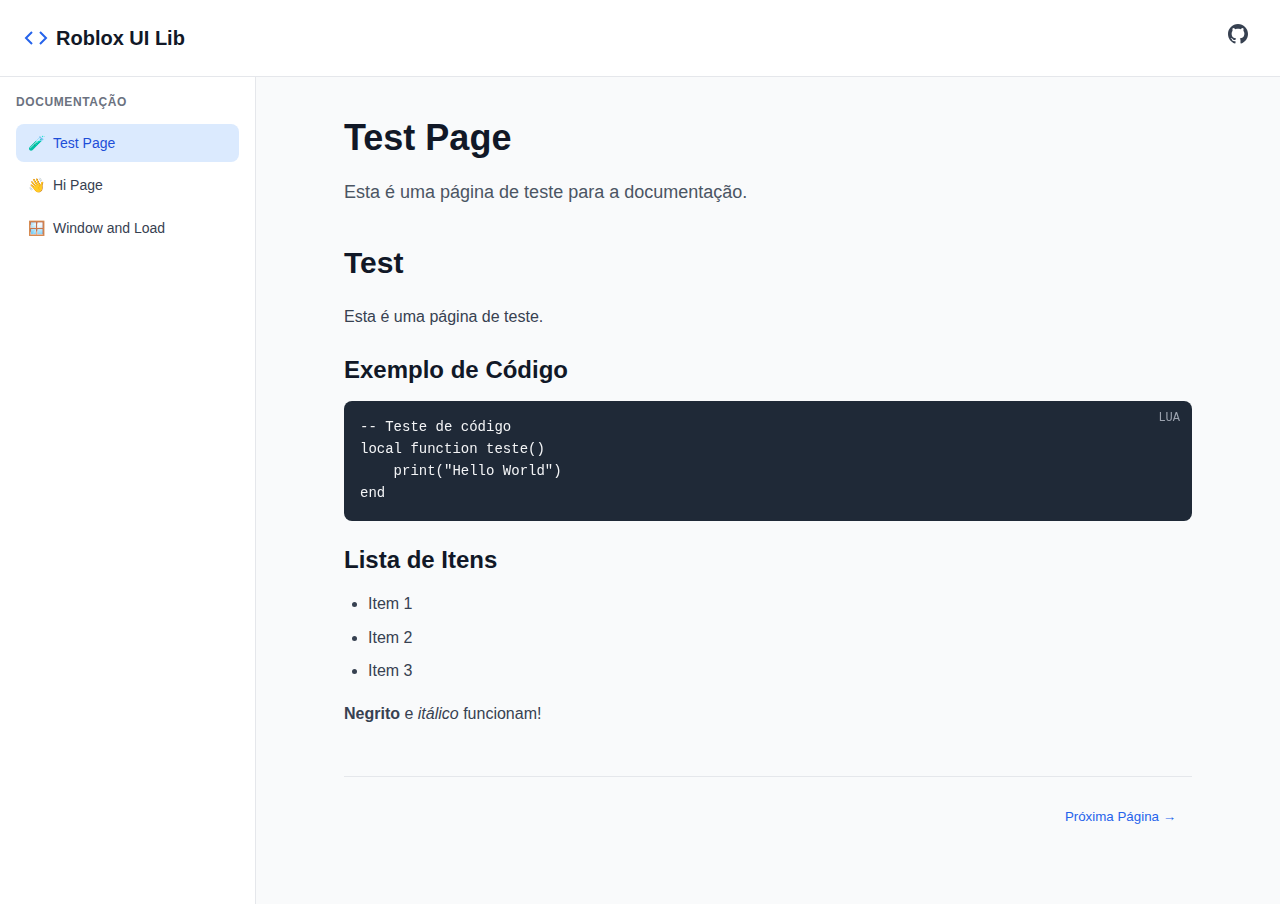
<file: Web/Components/index.html>
<!DOCTYPE html>
<html lang="pt-BR">
<head>
    <meta charset="UTF-8">
    <meta name="viewport" content="width=device-width, initial-scale=1.0">
    <title id="pageTitle">Roblox UI Library - Documentação</title>
    <meta name="description" content="Documentação da UI Library para Roblox">
    <link rel="stylesheet" href="styles.css">
</head>
<body>
    <header class="header">
        <div class="header-content">
            <div class="header-left">
                <button id="menuBtn" class="menu-btn">
                    <svg width="24" height="24" viewBox="0 0 24 24" fill="none" stroke="currentColor" stroke-width="2">
                        <line x1="3" y1="12" x2="21" y2="12"></line>
                        <line x1="3" y1="6" x2="21" y2="6"></line>
                        <line x1="3" y1="18" x2="21" y2="18"></line>
                    </svg>
                </button>
                <div class="logo">
                    <svg width="24" height="24" viewBox="0 0 24 24" fill="none" stroke="currentColor" stroke-width="2">
                        <polyline points="16 18 22 12 16 6"></polyline>
                        <polyline points="8 6 2 12 8 18"></polyline>
                    </svg>
                    <h1>Roblox UI Lib</h1>
                </div>
            </div>
            <a href="https://github.com/Rain-Hub1/Ro-Lib" target="_blank" class="github-link">
                <svg width="20" height="20" viewBox="0 0 24 24" fill="currentColor">
                    <path d="M12 0c-6.626 0-12 5.373-12 12 0 5.302 3.438 9.8 8.207 11.387.599.111.793-.261.793-.577v-2.234c-3.338.726-4.033-1.416-4.033-1.416-.546-1.387-1.333-1.756-1.333-1.756-1.089-.745.083-.729.083-.729 1.205.084 1.839 1.237 1.839 1.237 1.07 1.834 2.807 1.304 3.492.997.107-.775.418-1.305.762-1.604-2.665-.305-5.467-1.334-5.467-5.931 0-1.311.469-2.381 1.236-3.221-.124-.303-.535-1.524.117-3.176 0 0 1.008-.322 3.301 1.23.957-.266 1.983-.399 3.003-.404 1.02.005 2.047.138 3.006.404 2.291-1.552 3.297-1.23 3.297-1.23.653 1.653.242 2.874.118 3.176.77.84 1.235 1.911 1.235 3.221 0 4.609-2.807 5.624-5.479 5.921.43.372.823 1.102.823 2.222v3.293c0 .319.192.694.801.576 4.765-1.589 8.199-6.086 8.199-11.386 0-6.627-5.373-12-12-12z"/>
                </svg>
            </a>
        </div>
    </header>

    <div class="container">
        <aside id="sidebar" class="sidebar">
            <nav class="nav">
                <div class="nav-section">
                    <h3 class="nav-title">Documentação</h3>
                    <div id="navLinks"></div>
                </div>
            </nav>
        </aside>

        <main class="main-content">
            <div id="pageHeader" class="page-header">
                <h1 id="pageTitleMain" class="page-title"></h1>
                <p id="pageDesc" class="page-desc"></p>
            </div>
            
            <div id="pageContent" class="content"></div>
            
            <div class="page-nav">
                <button id="prevBtn" class="page-nav-btn" style="visibility: hidden;">← Página Anterior</button>
                <button id="nextBtn" class="page-nav-btn" style="visibility: hidden;">Próxima Página →</button>
            </div>
        </main>
    </div>

    <div id="overlay" class="overlay"></div>

    <script src="mdx-parser.js"></script>
    <script src="script.js"></script>
</body>
</html>
</file>
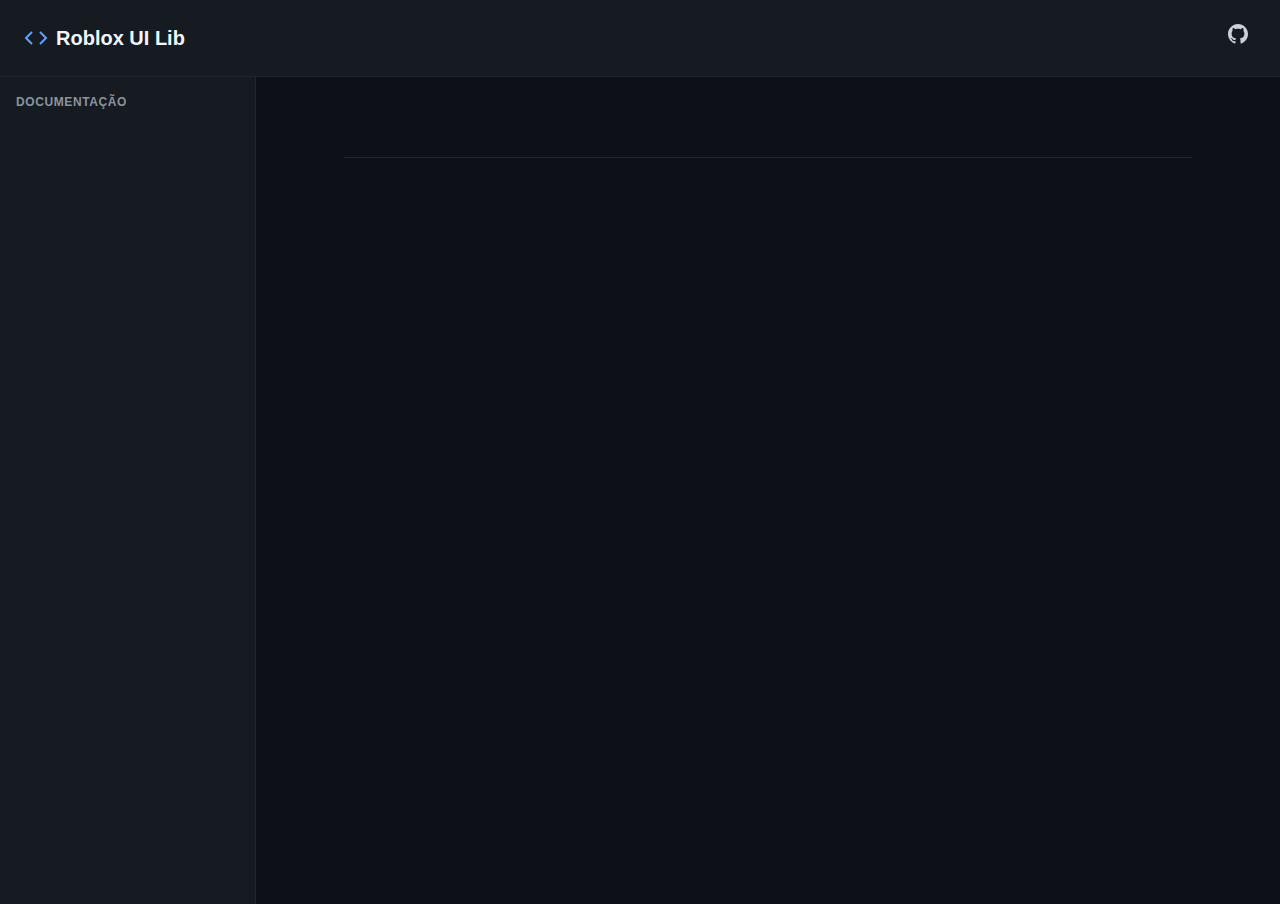
<file: Web/src/Components/index.html>
<!DOCTYPE html>
<html lang="pt-BR">
<head>
    <meta charset="UTF-8">
    <meta name="viewport" content="width=device-width, initial-scale=1.0">
    <title id="pageTitle">Roblox UI Library - Documentação</title>
    <meta name="description" content="Documentação da UI Library para Roblox">
    <link rel="stylesheet" href="styles.css">
</head>
<body>
    <header class="header">
        <div class="header-content">
            <div class="header-left">
                <button id="menuBtn" class="menu-btn">
                    <svg width="24" height="24" viewBox="0 0 24 24" fill="none" stroke="currentColor" stroke-width="2">
                        <line x1="3" y1="12" x2="21" y2="12"></line>
                        <line x1="3" y1="6" x2="21" y2="6"></line>
                        <line x1="3" y1="18" x2="21" y2="18"></line>
                    </svg>
                </button>
                <div class="logo">
                    <svg width="24" height="24" viewBox="0 0 24 24" fill="none" stroke="currentColor" stroke-width="2">
                        <polyline points="16 18 22 12 16 6"></polyline>
                        <polyline points="8 6 2 12 8 18"></polyline>
                    </svg>
                    <h1>Roblox UI Lib</h1>
                </div>
            </div>
            <a href="https://github.com/seu-usuario/seu-repo" target="_blank" class="github-link">
                <svg width="20" height="20" viewBox="0 0 24 24" fill="currentColor">
                    <path d="M12 0c-6.626 0-12 5.373-12 12 0 5.302 3.438 9.8 8.207 11.387.599.111.793-.261.793-.577v-2.234c-3.338.726-4.033-1.416-4.033-1.416-.546-1.387-1.333-1.756-1.333-1.756-1.089-.745.083-.729.083-.729 1.205.084 1.839 1.237 1.839 1.237 1.07 1.834 2.807 1.304 3.492.997.107-.775.418-1.305.762-1.604-2.665-.305-5.467-1.334-5.467-5.931 0-1.311.469-2.381 1.236-3.221-.124-.303-.535-1.524.117-3.176 0 0 1.008-.322 3.301 1.23.957-.266 1.983-.399 3.003-.404 1.02.005 2.047.138 3.006.404 2.291-1.552 3.297-1.23 3.297-1.23.653 1.653.242 2.874.118 3.176.77.84 1.235 1.911 1.235 3.221 0 4.609-2.807 5.624-5.479 5.921.43.372.823 1.102.823 2.222v3.293c0 .319.192.694.801.576 4.765-1.589 8.199-6.086 8.199-11.386 0-6.627-5.373-12-12-12z"/>
                </svg>
            </a>
        </div>
    </header>

    <div class="container">
        <aside id="sidebar" class="sidebar">
            <nav class="nav">
                <div class="nav-section">
                    <h3 class="nav-title">Documentação</h3>
                    <div id="navLinks"></div>
                </div>
            </nav>
        </aside>

        <main class="main-content">
            <div id="pageHeader" class="page-header">
                <h1 id="pageTitleMain" class="page-title"></h1>
                <p id="pageDesc" class="page-desc"></p>
            </div>
            
            <div id="pageContent" class="content"></div>
            
            <div class="page-nav">
                <button id="prevBtn" class="page-nav-btn" style="visibility: hidden;">← Página Anterior</button>
                <button id="nextBtn" class="page-nav-btn" style="visibility: hidden;">Próxima Página →</button>
            </div>
        </main>
    </div>

    <div id="overlay" class="overlay"></div>

    <script src="mdx-parser.js"></script>
    <script src="script.js"></script>
</body>
</html>
</file>
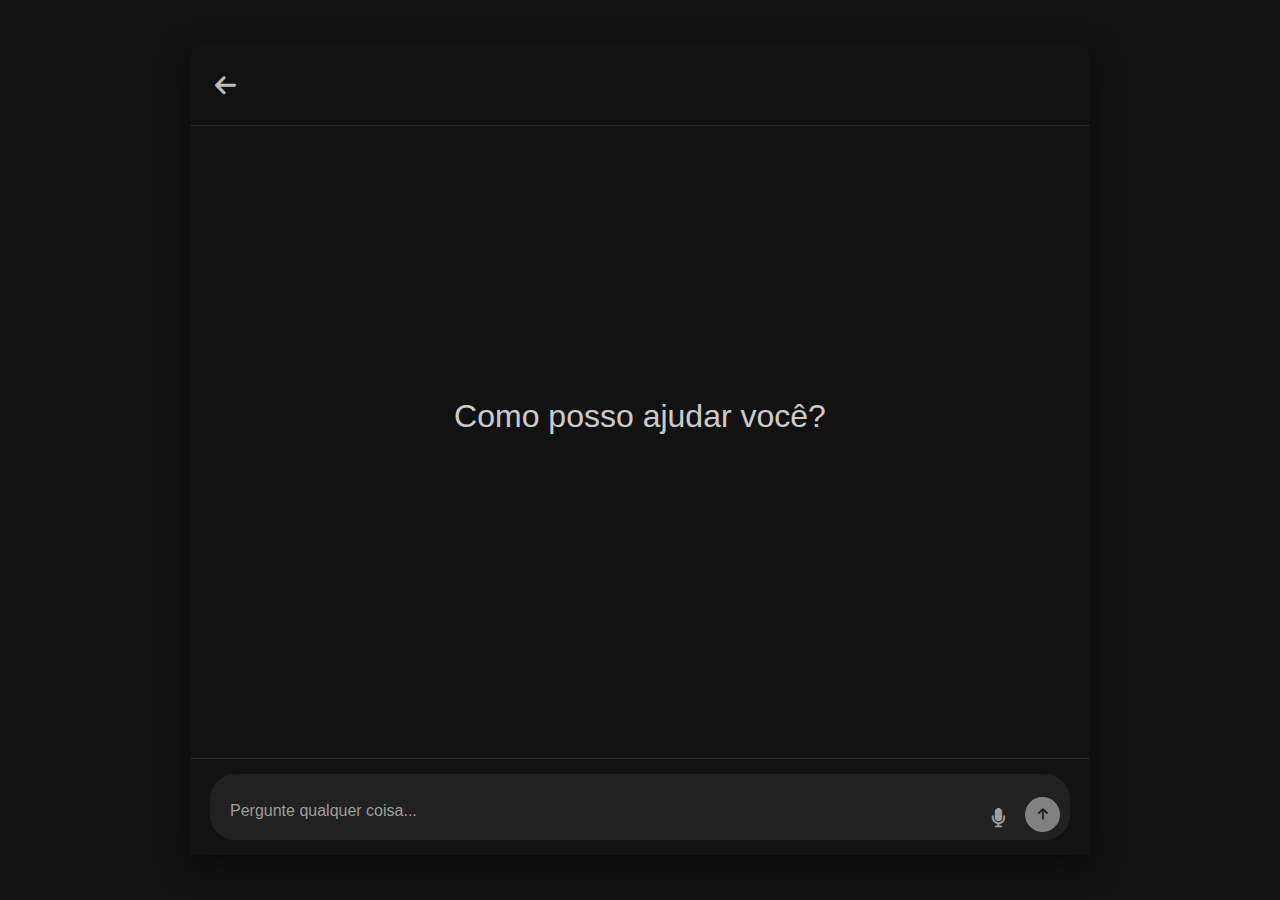
<file: Web/AI/Home.html>
<!DOCTYPE html>
<html lang="pt-BR">
<head>
    <meta charset="UTF-8">
    <meta name="viewport" content="width=device-width, initial-scale=1.0">
    <title>Interface de Chat Fluida</title>
    <link rel="stylesheet" href="https://cdnjs.cloudflare.com/ajax/libs/font-awesome/6.0.0-beta3/css/all.min.css">
    <style>
        :root {
            --bg-color: #121212;
            --text-color: #e0e0e0;
            --input-bg: #212121;
            --icon-color: #9e9e9e;
            --send-bg: #e0e0e0;
            --send-color: #121212;
            --header-icon-color: #bdbdbd;
        }

        body {
            font-family: 'Inter', sans-serif;
            background-color: var(--bg-color);
            color: var(--text-color);
            display: flex;
            justify-content: center;
            align-items: center;
            min-height: 100vh;
            margin: 0;
            flex-direction: column;
            overflow: hidden;
            touch-action: manipulation;
            padding: 0;
        }

        .chat-container {
            width: 100%;
            height: 100vh;
            max-width: 900px;
            display: flex;
            flex-direction: column;
            position: relative;
            background-color: var(--bg-color);
        }

        .header-bar {
            display: flex;
            justify-content: flex-start;
            align-items: center;
            padding: 10px 20px;
            height: 60px;
            border-bottom: 1px solid #282828;
            flex-shrink: 0;
        }

        .header-bar .fa-arrow-left {
            font-size: 1.5rem;
            color: var(--header-icon-color);
            cursor: pointer;
            padding: 5px;
        }

        .content-area {
            flex-grow: 1;
            display: flex;
            flex-direction: column;
            justify-content: center;
            align-items: center;
            padding: 20px 20px 0;
            overflow-y: auto;
            -webkit-overflow-scrolling: touch;
        }

        .main-prompt {
            font-size: clamp(1.4rem, 4vw, 2rem);
            font-weight: 500;
            text-align: center;
            color: var(--text-color);
            max-width: 80%;
            line-height: 1.4;
            margin-bottom: 20px;
            opacity: 0.9;
            transition: opacity 0.5s;
        }

        .message-list {
            list-style: none;
            padding: 0;
            width: 100%;
            max-height: 100%;
            overflow-y: auto;
            display: flex;
            flex-direction: column;
            justify-content: flex-end;
            padding-bottom: 20px;
        }

        .message-list li {
            background-color: #333333;
            color: white;
            padding: 12px 18px;
            border-radius: 20px;
            margin-bottom: 10px;
            max-width: 75%;
            align-self: flex-start;
            word-wrap: break-word;
            opacity: 0;
            animation: fadeIn 0.5s forwards;
            font-size: clamp(0.9rem, 2.5vw, 1rem);
        }

        .message-list .user-sent {
            align-self: flex-end;
            background-color: #007aff;
            color: white;
            border-bottom-right-radius: 5px;
            box-shadow: 0 1px 3px rgba(0, 0, 0, 0.2);
        }

        @keyframes fadeIn {
            to { opacity: 1; }
        }

        .input-area {
            padding: 15px 20px;
            background-color: var(--bg-color);
            border-top: 1px solid #282828;
            flex-shrink: 0;
        }

        .input-wrapper {
            display: flex;
            align-items: flex-end;
            background-color: var(--input-bg);
            border-radius: 25px;
            padding: 8px 10px;
            min-height: 50px;
        }

        .input-wrapper .action-icon {
            color: var(--icon-color);
            font-size: clamp(1rem, 3vw, 1.2rem);
            cursor: pointer;
            padding: 5px;
            margin-right: 5px;
            transition: color 0.2s;
            flex-shrink: 0;
        }

        .input-wrapper input {
            flex-grow: 1;
            background: none;
            border: none;
            color: var(--text-color);
            padding: 10px 10px; /* Aumentei o padding esquerdo aqui */
            font-size: clamp(0.9rem, 2.5vw, 1rem);
            outline: none;
            resize: none;
            overflow: hidden;
            line-height: 1.4;
            min-height: 20px;
        }

        .input-wrapper input::placeholder {
            color: var(--icon-color);
        }

        .send-button {
            color: var(--send-color);
            background-color: var(--send-bg);
            border: none;
            border-radius: 50%;
            width: 35px;
            height: 35px;
            min-width: 35px;
            display: flex;
            justify-content: center;
            align-items: center;
            margin-left: 10px;
            padding: 0;
            transition: background-color 0.2s, opacity 0.3s;
            opacity: 0.5;
            cursor: default;
            flex-shrink: 0;
        }

        .send-button.active {
            opacity: 1;
            cursor: pointer;
        }

        .send-button.active:hover {
            background-color: #c0c0c0;
        }

        @media (min-width: 600px) {
            .chat-container {
                border-radius: 12px;
                height: 90vh;
                max-height: 900px;
                box-shadow: 0 10px 30px rgba(0, 0, 0, 0.5);
            }
        }
    </style>
</head>
<body>
    <div class="chat-container">
        <div class="header-bar">
            <i class="fas fa-arrow-left"></i>
        </div>

        <div class="content-area">
            <div class="main-prompt">Como posso ajudar você?</div>
            <ul id="message-list" class="message-list">

            </ul>
        </div>

        <div class="input-area">
            <div class="input-wrapper">
                
                <input type="text" id="message-input" placeholder="Pergunte qualquer coisa...">
                <i class="fas fa-microphone action-icon"></i>
                <button id="send-button" class="send-button">
                    <i class="fas fa-arrow-up"></i>
                </button>
            </div>
        </div>
    </div>

    <script>
        const messageInput = document.getElementById('message-input');
        const sendButton = document.getElementById('send-button');
        const messageList = document.getElementById('message-list');
        const contentArea = document.querySelector('.content-area');
        const mainPrompt = document.querySelector('.main-prompt');

        sendButton.addEventListener('click', sendMessage);
        messageInput.addEventListener('input', toggleSendButton);
        messageInput.addEventListener('keypress', function(e) {
            if (e.key === 'Enter') {
                e.preventDefault();
                sendMessage();
            }
        });

        function toggleSendButton() {
            if (messageInput.value.trim() !== '') {
                sendButton.classList.add('active');
            } else {
                sendButton.classList.remove('active');
            }
        }

        function sendMessage() {
            const messageText = messageInput.value.trim();
            if (messageText === '') {
                return;
            }

            if (mainPrompt) {
                mainPrompt.style.display = 'none';
                contentArea.style.justifyContent = 'flex-start';
                contentArea.style.paddingTop = '15px';
            }

            const newMessage = document.createElement('li');
            newMessage.textContent = messageText;
            newMessage.classList.add('user-sent');

            messageList.appendChild(newMessage);
            messageInput.value = '';
            toggleSendButton();

            contentArea.scrollTop = contentArea.scrollHeight;

            setTimeout(() => {
                const responseMessage = document.createElement('li');
                responseMessage.textContent = 'Esta é uma resposta simulada da IA. O design está lindo e responsivo!';
                messageList.appendChild(responseMessage);
                contentArea.scrollTop = contentArea.scrollHeight;
            }, 800);
        }

        window.onload = function() {
            contentArea.scrollTop = contentArea.scrollHeight;
            toggleSendButton();
        };
    </script>
</body>
</html>
</file>
<file: Web/Components/styles.css>
* {
    margin: 0;
    padding: 0;
    box-sizing: border-box;
}

body {
    font-family: -apple-system, BlinkMacSystemFont, 'Segoe UI', Roboto, Oxygen, Ubuntu, Cantarell, sans-serif;
    background-color: #f9fafb;
    color: #1f2937;
    line-height: 1.6;
}

/* Header */
.header {
    background: white;
    border-bottom: 1px solid #e5e7eb;
    position: sticky;
    top: 0;
    z-index: 50;
}

.header-content {
    padding: 1rem 1.5rem;
    display: flex;
    align-items: center;
    justify-content: space-between;
}

.header-left {
    display: flex;
    align-items: center;
    gap: 1rem;
}

.menu-btn {
    background: none;
    border: none;
    cursor: pointer;
    padding: 0.5rem;
    border-radius: 0.5rem;
    color: #374151;
    display: none;
}

.menu-btn:hover {
    background-color: #f3f4f6;
}

.logo {
    display: flex;
    align-items: center;
    gap: 0.5rem;
}

.logo svg {
    color: #2563eb;
}

.logo h1 {
    font-size: 1.25rem;
    font-weight: bold;
    color: #111827;
}

.github-link {
    padding: 0.5rem;
    border-radius: 0.5rem;
    color: #374151;
    transition: background-color 0.2s;
    text-decoration: none;
}

.github-link:hover {
    background-color: #f3f4f6;
}

/* Container */
.container {
    display: flex;
    min-height: calc(100vh - 73px);
}

/* Sidebar */
.sidebar {
    width: 16rem;
    background: white;
    border-right: 1px solid #e5e7eb;
    overflow-y: auto;
    position: sticky;
    top: 73px;
    height: calc(100vh - 73px);
    transition: transform 0.3s ease;
}

.sidebar.mobile-hidden {
    transform: translateX(-100%);
}

.nav {
    padding: 1rem;
}

.nav-section {
    margin-bottom: 1.5rem;
}

.nav-title {
    font-size: 0.75rem;
    font-weight: 600;
    color: #6b7280;
    text-transform: uppercase;
    letter-spacing: 0.05em;
    margin-bottom: 0.75rem;
}

.nav-link {
    display: flex;
    align-items: center;
    gap: 0.5rem;
    padding: 0.5rem 0.75rem;
    border-radius: 0.5rem;
    color: #374151;
    text-decoration: none;
    font-size: 0.875rem;
    margin-bottom: 0.25rem;
    transition: all 0.2s;
    cursor: pointer;
}

.nav-link:hover {
    background-color: #f3f4f6;
}

.nav-link.active {
    background-color: #dbeafe;
    color: #1d4ed8;
    font-weight: 500;
}

/* Main Content */
.main-content {
    flex: 1;
    max-width: 56rem;
    margin: 0 auto;
    padding: 2rem 1.5rem;
    width: 100%;
}

.page-header {
    margin-bottom: 2rem;
}

.page-title {
    font-size: 2.25rem;
    font-weight: bold;
    color: #111827;
    margin-bottom: 0.75rem;
}

.page-desc {
    font-size: 1.125rem;
    color: #4b5563;
}

/* Content Styles */
.content h1 {
    font-size: 1.875rem;
    font-weight: bold;
    margin-bottom: 1rem;
    margin-top: 1.5rem;
    color: #111827;
}

.content h2 {
    font-size: 1.5rem;
    font-weight: 600;
    margin-bottom: 0.75rem;
    margin-top: 1.25rem;
    color: #111827;
}

.content h3 {
    font-size: 1.25rem;
    font-weight: 600;
    margin-bottom: 0.5rem;
    margin-top: 1rem;
    color: #111827;
}

.content p {
    margin-bottom: 1rem;
    color: #374151;
    line-height: 1.75;
}

.content ul, .content ol {
    margin-left: 1.5rem;
    margin-bottom: 1rem;
}

.content li {
    margin-bottom: 0.5rem;
    color: #374151;
}

.content pre {
    background-color: #1f2937;
    color: #f3f4f6;
    padding: 1rem;
    border-radius: 0.5rem;
    overflow-x: auto;
    margin-bottom: 1rem;
    position: relative;
}

.content pre::before {
    content: attr(data-language);
    position: absolute;
    top: 0.5rem;
    right: 0.75rem;
    font-size: 0.75rem;
    color: #9ca3af;
    text-transform: uppercase;
}

.content code {
    font-family: 'Courier New', Courier, monospace;
    font-size: 0.875rem;
    line-height: 1.5;
}

.content p code {
    background-color: #e5e7eb;
    color: #1f2937;
    padding: 0.125rem 0.375rem;
    border-radius: 0.25rem;
    font-size: 0.875rem;
}

.content a {
    color: #2563eb;
    text-decoration: none;
}

.content a:hover {
    text-decoration: underline;
}

.content blockquote {
    border-left: 4px solid #2563eb;
    padding-left: 1rem;
    margin: 1rem 0;
    color: #4b5563;
    font-style: italic;
}

.content table {
    width: 100%;
    border-collapse: collapse;
    margin-bottom: 1rem;
}

.content th,
.content td {
    border: 1px solid #e5e7eb;
    padding: 0.75rem;
    text-align: left;
}

.content th {
    background-color: #f3f4f6;
    font-weight: 600;
}

/* Page Navigation */
.page-nav {
    margin-top: 3rem;
    padding-top: 1.5rem;
    border-top: 1px solid #e5e7eb;
    display: flex;
    justify-content: space-between;
}

.page-nav-btn {
    background: none;
    border: none;
    color: #2563eb;
    font-weight: 500;
    cursor: pointer;
    padding: 0.5rem 1rem;
    border-radius: 0.5rem;
    transition: all 0.2s;
}

.page-nav-btn:hover {
    background-color: #dbeafe;
}

.page-nav-btn:disabled {
    color: #9ca3af;
    cursor: not-allowed;
}

/* Overlay */
.overlay {
    display: none;
    position: fixed;
    inset: 0;
    background-color: rgba(0, 0, 0, 0.5);
    z-index: 40;
}

.overlay.active {
    display: block;
}

/* Mobile Responsive */
@media (max-width: 1024px) {
    .menu-btn {
        display: block;
    }

    .sidebar {
        position: fixed;
        left: 0;
        top: 73px;
        z-index: 45;
    }

    .sidebar.mobile-hidden {
        transform: translateX(-100%);
    }

    .main-content {
        padding: 1.5rem 1rem;
    }

    .page-title {
        font-size: 1.875rem;
    }

    .content h1 {
        font-size: 1.5rem;
    }

    .content h2 {
        font-size: 1.25rem;
    }
}
</file>
<file: Web/src/Components/styles.css>
* {
    margin: 0;
    padding: 0;
    box-sizing: border-box;
}

body {
    font-family: -apple-system, BlinkMacSystemFont, 'Segoe UI', Roboto, Oxygen, Ubuntu, Cantarell, sans-serif;
    background-color: #0d1117;
    color: #c9d1d9;
    line-height: 1.6;
}

.header {
    background: #161b22;
    border-bottom: 1px solid #21262d;
    position: sticky;
    top: 0;
    z-index: 50;
}

.header-content {
    padding: 1rem 1.5rem;
    display: flex;
    align-items: center;
    justify-content: space-between;
}

.header-left {
    display: flex;
    align-items: center;
    gap: 1rem;
}

.menu-btn {
    background: none;
    border: none;
    cursor: pointer;
    padding: 0.5rem;
    border-radius: 0.5rem;
    color: #c9d1d9;
    display: none;
}

.menu-btn:hover {
    background-color: #21262d;
}

.logo {
    display: flex;
    align-items: center;
    gap: 0.5rem;
}

.logo svg {
    color: #58a6ff;
}

.logo h1 {
    font-size: 1.25rem;
    font-weight: bold;
    color: #f0f6fc;
}

.github-link {
    padding: 0.5rem;
    border-radius: 0.5rem;
    color: #c9d1d9;
    transition: background-color 0.2s;
    text-decoration: none;
}

.github-link:hover {
    background-color: #21262d;
}

.container {
    display: flex;
    min-height: calc(100vh - 73px);
}

.sidebar {
    width: 16rem;
    background: #161b22;
    border-right: 1px solid #21262d;
    overflow-y: auto;
    position: sticky;
    top: 73px;
    height: calc(100vh - 73px);
    transition: transform 0.3s ease;
}

.sidebar.mobile-hidden {
    transform: translateX(-100%);
}

.nav {
    padding: 1rem;
}

.nav-section {
    margin-bottom: 1.5rem;
}

.nav-title {
    font-size: 0.75rem;
    font-weight: 600;
    color: #8b949e;
    text-transform: uppercase;
    letter-spacing: 0.05em;
    margin-bottom: 0.75rem;
}

.nav-link {
    display: flex;
    align-items: center;
    gap: 0.5rem;
    padding: 0.5rem 0.75rem;
    border-radius: 0.5rem;
    color: #c9d1d9;
    text-decoration: none;
    font-size: 0.875rem;
    margin-bottom: 0.25rem;
    transition: all 0.2s;
    cursor: pointer;
}

.nav-link:hover {
    background-color: #21262d;
}

.nav-link.active {
    background-color: #1f6feb;
    color: #ffffff;
    font-weight: 500;
}

.main-content {
    flex: 1;
    max-width: 56rem;
    margin: 0 auto;
    padding: 2rem 1.5rem;
    width: 100%;
}

.page-header {
    margin-bottom: 2rem;
}

.page-title {
    font-size: 2.25rem;
    font-weight: bold;
    color: #f0f6fc;
    margin-bottom: 0.75rem;
}

.page-desc {
    font-size: 1.125rem;
    color: #8b949e;
}

.content h1 {
    font-size: 1.875rem;
    font-weight: bold;
    margin-bottom: 1rem;
    margin-top: 1.5rem;
    color: #f0f6fc;
    border-bottom: 1px solid #21262d;
    padding-bottom: 0.5rem;
}

.content h2 {
    font-size: 1.5rem;
    font-weight: 600;
    margin-bottom: 0.75rem;
    margin-top: 1.25rem;
    color: #f0f6fc;
    border-bottom: 1px solid #21262d;
    padding-bottom: 0.3rem;
}

.content h3 {
    font-size: 1.25rem;
    font-weight: 600;
    margin-bottom: 0.5rem;
    margin-top: 1rem;
    color: #f0f6fc;
}

.content p {
    margin-bottom: 1rem;
    color: #c9d1d9;
    line-height: 1.75;
}

.content ul, .content ol {
    margin-left: 1.5rem;
    margin-bottom: 1rem;
}

.content li {
    margin-bottom: 0.5rem;
    color: #c9d1d9;
}

.content pre {
    background-color: #161b22;
    color: #c9d1d9;
    padding: 1rem;
    border-radius: 0.5rem;
    overflow-x: auto;
    margin-bottom: 1rem;
    position: relative;
    border: 1px solid #21262d;
}

.content pre::before {
    content: attr(data-language);
    position: absolute;
    top: 0.5rem;
    right: 0.75rem;
    font-size: 0.75rem;
    color: #8b949e;
    text-transform: uppercase;
}

.content code {
    font-family: 'Courier New', Courier, monospace;
    font-size: 0.875rem;
    line-height: 1.5;
}

.content p code {
    background-color: #21262d;
    color: #79c0ff;
    padding: 0.125rem 0.375rem;
    border-radius: 0.25rem;
    font-size: 0.875rem;
}

.content a {
    color: #58a6ff;
    text-decoration: none;
}

.content a:hover {
    text-decoration: underline;
}

.content blockquote {
    border-left: 4px solid #58a6ff;
    padding-left: 1rem;
    margin: 1rem 0;
    color: #8b949e;
    font-style: italic;
}

.content table {
    width: 100%;
    border-collapse: collapse;
    margin-bottom: 1rem;
}

.content th,
.content td {
    border: 1px solid #21262d;
    padding: 0.75rem;
    text-align: left;
}

.content th {
    background-color: #161b22;
    font-weight: 600;
    color: #f0f6fc;
}

.content strong {
    color: #f0f6fc;
    font-weight: 600;
}

.page-nav {
    margin-top: 3rem;
    padding-top: 1.5rem;
    border-top: 1px solid #21262d;
    display: flex;
    justify-content: space-between;
}

.page-nav-btn {
    background: none;
    border: none;
    color: #58a6ff;
    font-weight: 500;
    cursor: pointer;
    padding: 0.5rem 1rem;
    border-radius: 0.5rem;
    transition: all 0.2s;
}

.page-nav-btn:hover {
    background-color: #21262d;
}

.page-nav-btn:disabled {
    color: #484f58;
    cursor: not-allowed;
}

.overlay {
    display: none;
    position: fixed;
    inset: 0;
    background-color: rgba(0, 0, 0, 0.7);
    z-index: 40;
}

.overlay.active {
    display: block;
}

@media (max-width: 1024px) {
    .menu-btn {
        display: block;
    }

    .sidebar {
        position: fixed;
        left: 0;
        top: 73px;
        z-index: 45;
    }

    .sidebar.mobile-hidden {
        transform: translateX(-100%);
    }

    .main-content {
        padding: 1.5rem 1rem;
    }

    .page-title {
        font-size: 1.875rem;
    }

    .content h1 {
        font-size: 1.5rem;
    }

    .content h2 {
        font-size: 1.25rem;
    }
}
</file>
